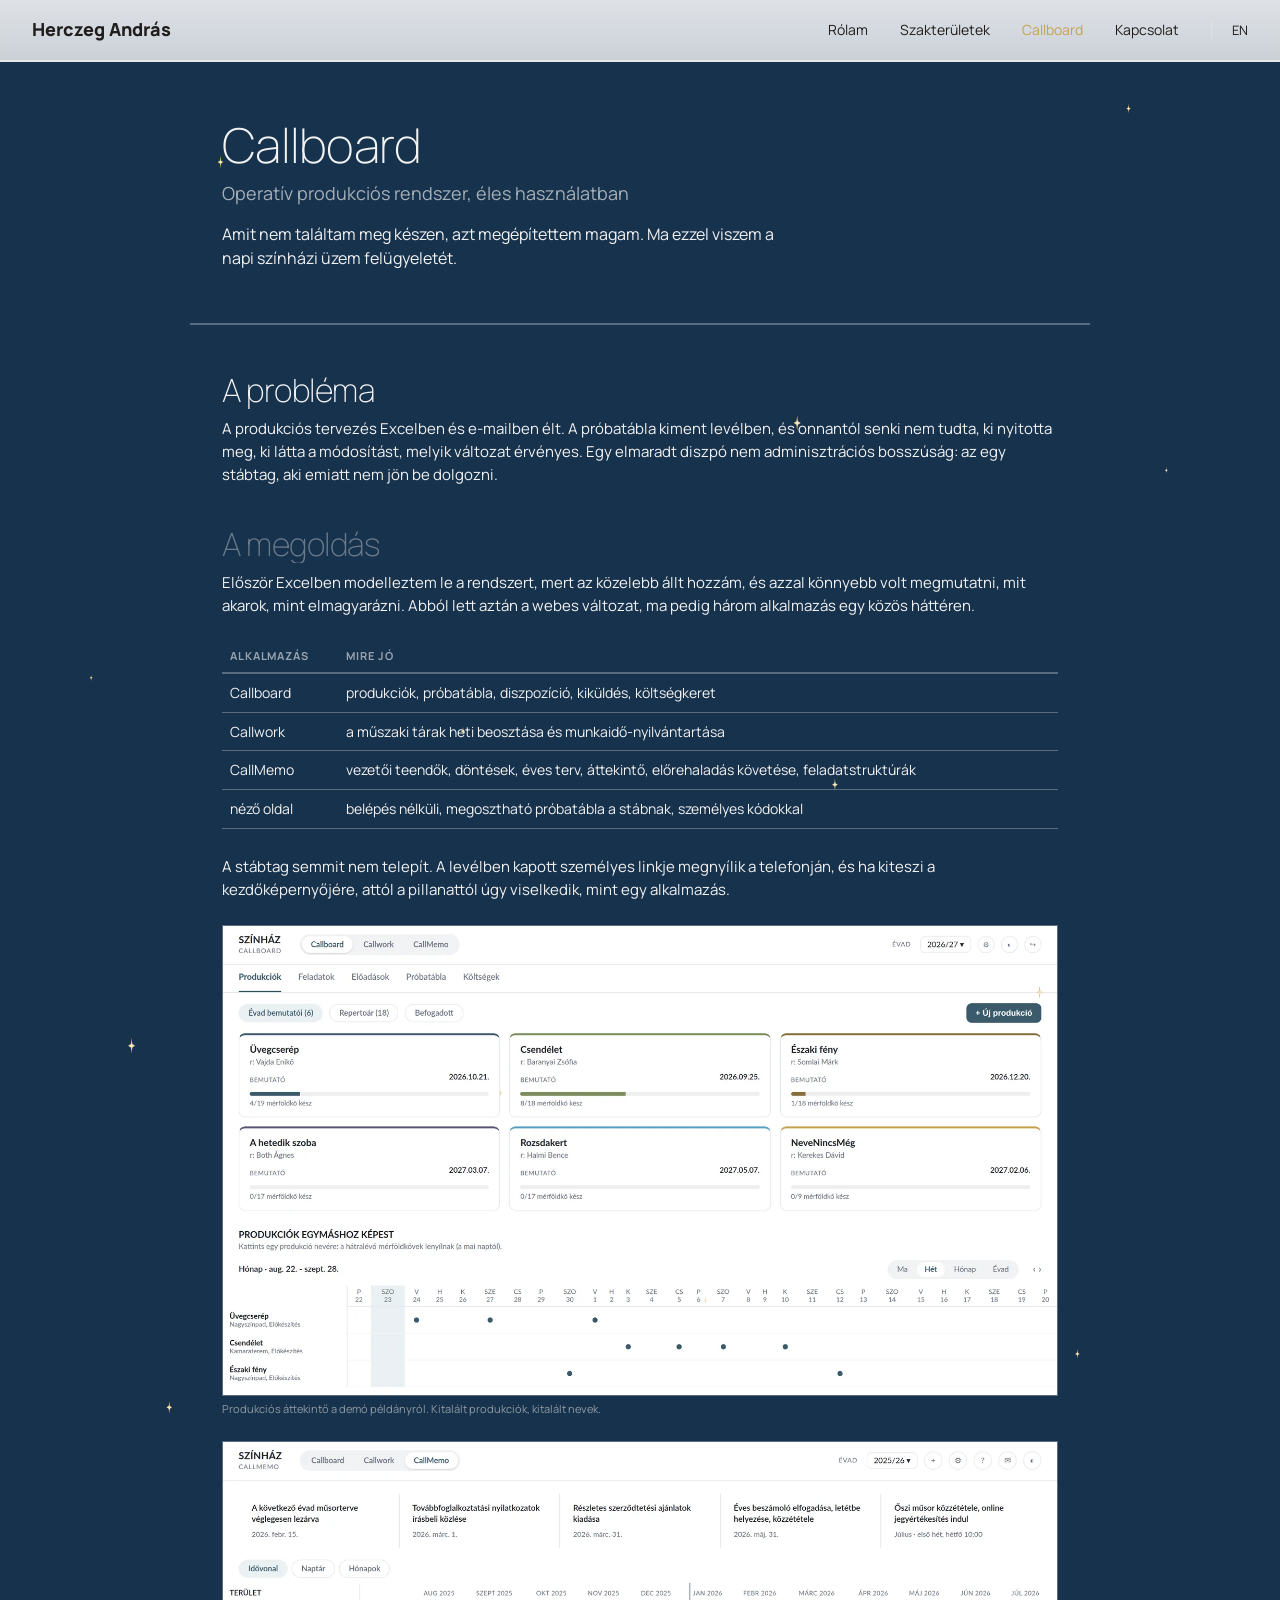
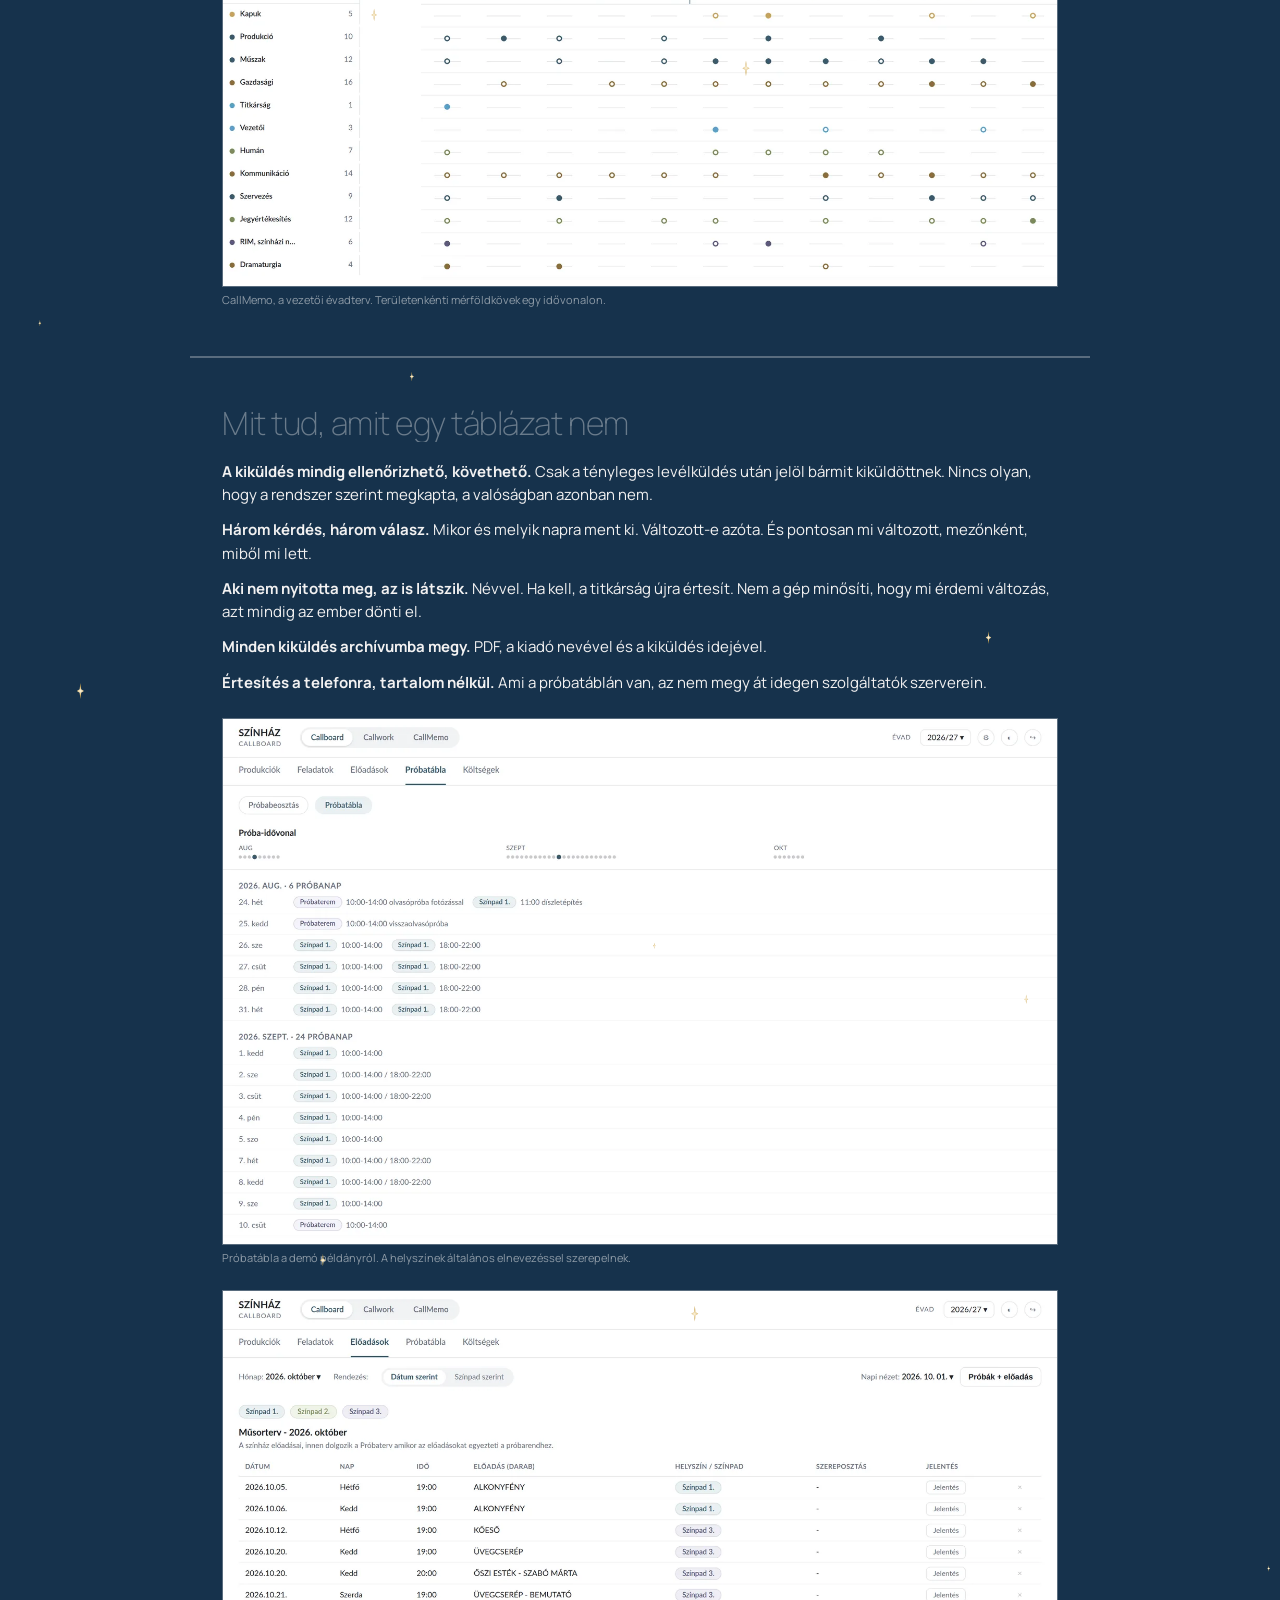
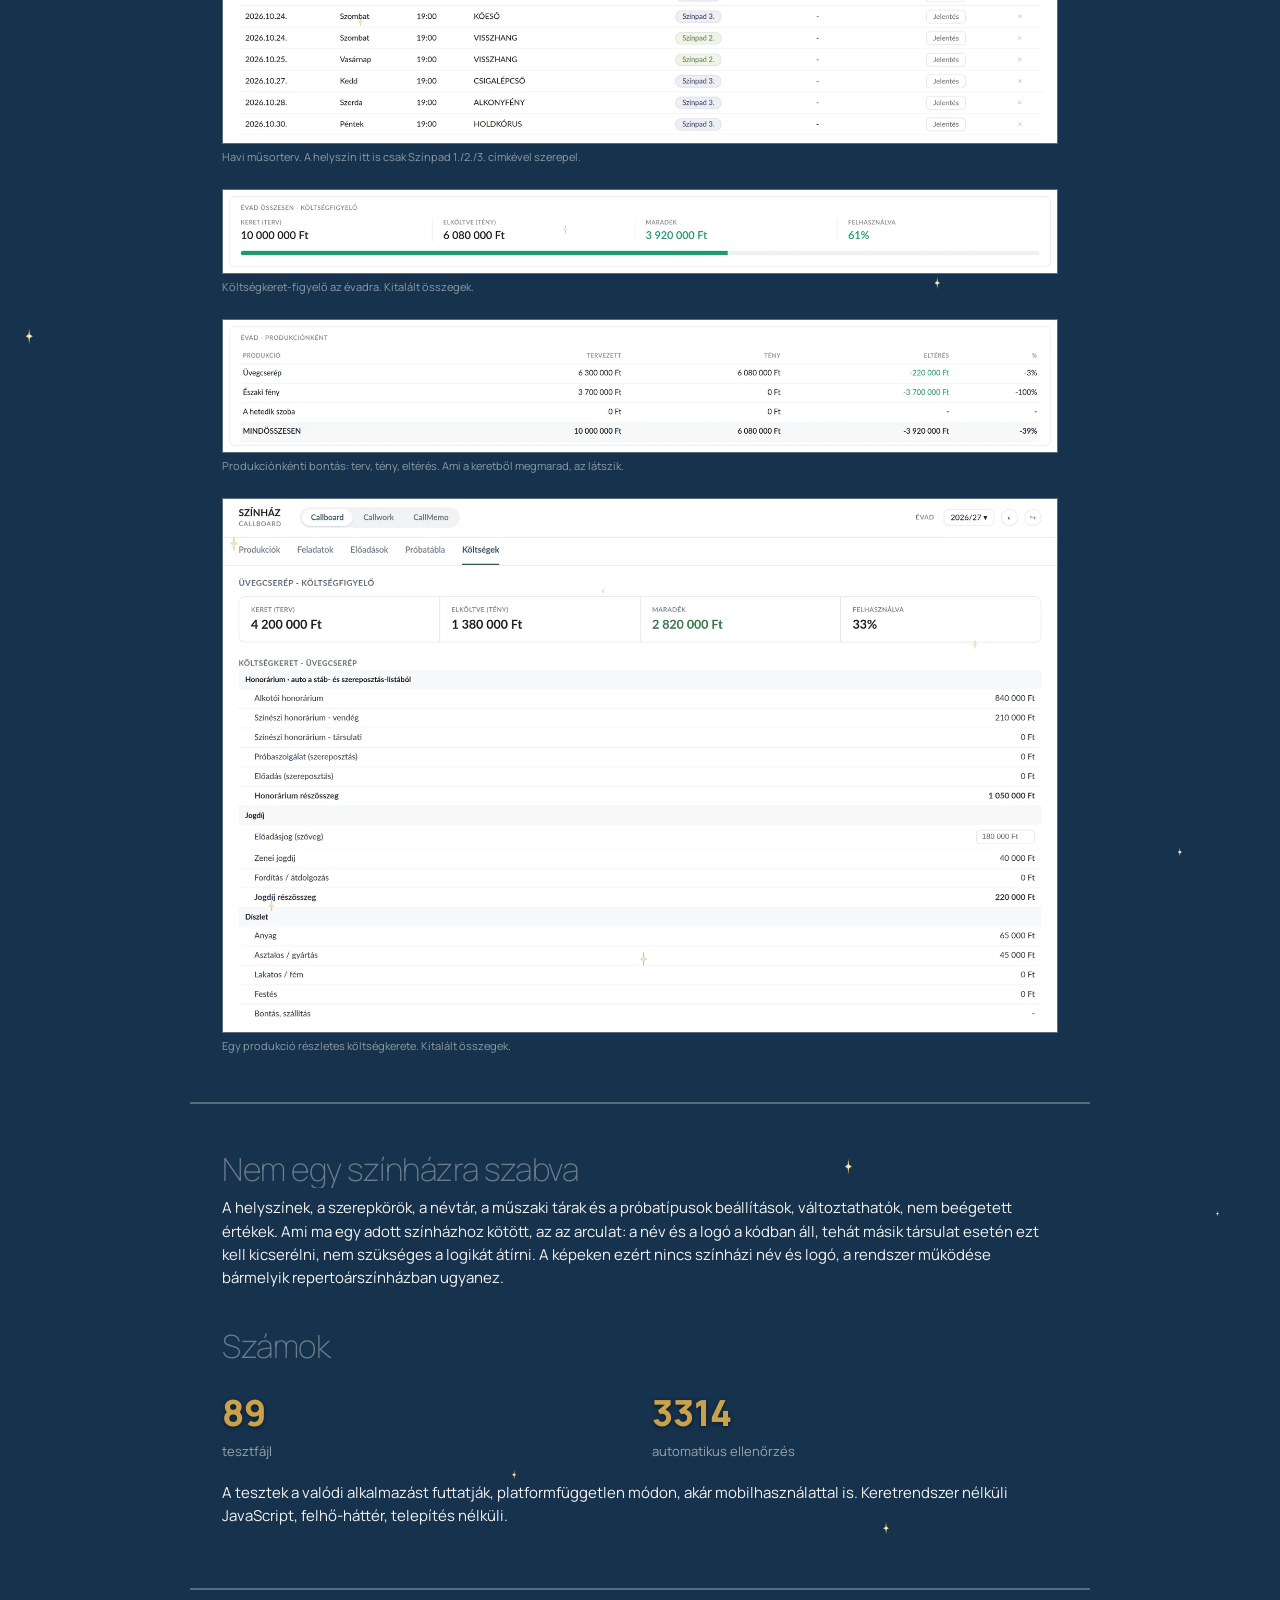
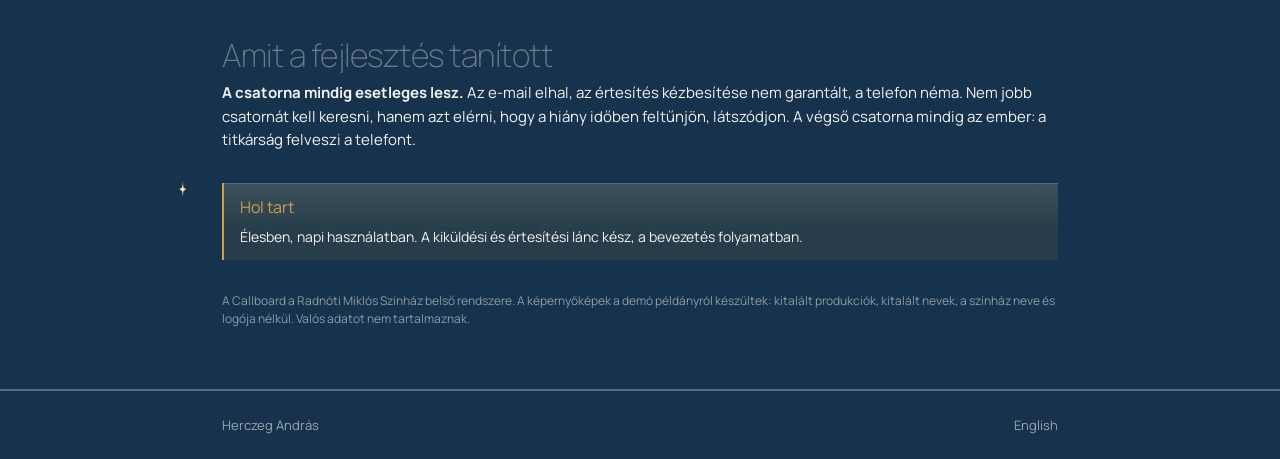
<file: callboard.html>
<!DOCTYPE html>
<html lang="hu">
<head>
<meta charset="utf-8">
<meta name="viewport" content="width=device-width, initial-scale=1">
<title>Callboard - operatív produkciós rendszer | Herczeg András</title>
<meta name="description" content="A Callboard: próbatábla, diszpó, kiküldés és költségkeret egy helyen. Herczeg András saját fejlesztésű produkciós rendszere, éles használatban a Radnóti Miklós Színházban.">
<link rel="canonical" href="https://herczegx.com/callboard.html">
<link rel="alternate" hreflang="hu" href="https://herczegx.com/callboard.html">
<link rel="alternate" hreflang="en" href="https://herczegx.com/en/callboard.html">
<meta property="og:title" content="Callboard - operatív produkciós rendszer">
<meta property="og:description" content="Próbatábla, diszpó, kiküldés és költségkeret egy helyen, éles használatban.">
<meta property="og:type" content="article">
<meta property="og:url" content="https://herczegx.com/callboard.html">
<link rel="icon" href="favicon.svg" type="image/svg+xml">
<link rel="preconnect" href="https://fonts.googleapis.com">
<link href="https://fonts.googleapis.com/css2?family=Manrope:wght@200;400&display=swap" rel="stylesheet">
<link rel="stylesheet" href="dizajn.css">
</head>
<body>
<div class="oldal">
  <div class="hatter"></div>
  <div class="shooting-star" style="top:2%;left:4%;animation-delay:0s"></div>
  <div class="shooting-star" style="top:10%;left:22%;animation-delay:3s"></div>
  <div class="shooting-star" style="top:0%;left:44%;animation-delay:6s"></div>
  <div class="csillagmezo"></div>

  <nav class="nav">
    <a href="index.html" class="nav-brand">Herczeg András</a>
    <a href="index.html#rolam" class="nav-link">Rólam</a>
    <a href="index.html#szakteruletek" class="nav-link">Szakterületek</a>
    <a href="callboard.html" class="nav-callboard aktiv">Callboard</a>
    <a href="index.html#kapcsolat" class="nav-link">Kapcsolat</a>
    <a href="en/callboard.html" hreflang="en" class="nav-lang">EN</a>
  </nav>

  <header>
    <div class="lane" style="padding:56px 32px 40px;border-bottom:2px solid var(--color-divider)">
      <h1 style="font-size:48px;margin-bottom:8px">Callboard</h1>
      <p style="font-size:18px;margin:0 0 14px;color:color-mix(in srgb, var(--color-text) 65%, transparent)">Operatív produkciós rendszer, éles használatban</p>
      <p style="font-size:16px;max-width:560px">Amit nem találtam meg készen, azt megépítettem magam. Ma ezzel viszem a napi színházi üzem felügyeletét.</p>
    </div>
  </header>

  <section>
    <div class="lane" style="padding:48px 32px;border-bottom:2px solid var(--color-divider)">
      <h2>A probléma</h2>
      <p>A produkciós tervezés Excelben és e-mailben élt. A próbatábla kiment levélben, és onnantól senki nem tudta, ki nyitotta meg, ki látta a módosítást, melyik változat érvényes. Egy elmaradt diszpó nem adminisztrációs bosszúság: az egy stábtag, aki emiatt nem jön be dolgozni.</p>

      <h2 style="margin-top:40px">A megoldás</h2>
      <p>Először Excelben modelleztem le a rendszert, mert az közelebb állt hozzám, és azzal könnyebb volt megmutatni, mit akarok, mint elmagyarázni. Abból lett aztán a webes változat, ma pedig három alkalmazás egy közös háttéren.</p>

      <table class="tabla" style="margin:22px 0 26px">
        <thead><tr><th>alkalmazás</th><th>mire jó</th></tr></thead>
        <tbody>
          <tr><td>Callboard</td><td>produkciók, próbatábla, diszpozíció, kiküldés, költségkeret</td></tr>
          <tr><td>Callwork</td><td>a műszaki tárak heti beosztása és munkaidő-nyilvántartása</td></tr>
          <tr><td>CallMemo</td><td>vezetői teendők, döntések, éves terv, áttekintő, előrehaladás követése, feladatstruktúrák</td></tr>
          <tr><td>néző oldal</td><td>belépés nélküli, megosztható próbatábla a stábnak, személyes kódokkal</td></tr>
        </tbody>
      </table>

      <p>A stábtag semmit nem telepít. A levélben kapott személyes linkje megnyílik a telefonján, és ha kiteszi a kezdőképernyőjére, attól a pillanattól úgy viselkedik, mint egy alkalmazás.</p>

      <figure style="margin-top:24px">
        <img src="kepek/callboard_01_produkciok.webp" alt="Produkciós áttekintő: hat bemutató, mérföldkövek és összevető idővonal" width="1600" height="899" loading="lazy" style="width:100%">
        <figcaption>Produkciós áttekintő a demó példányról. Kitalált produkciók, kitalált nevek.</figcaption>
      </figure>

      <figure style="margin-top:24px">
        <img src="kepek/callboard_03_evadterv.webp" alt="CallMemo évadterv: vezetői mérföldkövek területenként, idővonalon" width="1600" height="852" loading="lazy" style="width:100%">
        <figcaption>CallMemo, a vezetői évadterv. Területenkénti mérföldkövek egy idővonalon.</figcaption>
      </figure>
    </div>
  </section>

  <section>
    <div class="lane" style="padding:48px 32px;border-bottom:2px solid var(--color-divider)">
      <h2 style="margin-bottom:18px">Mit tud, amit egy táblázat nem</h2>
      <p><strong>A kiküldés mindig ellenőrizhető, követhető.</strong> Csak a tényleges levélküldés után jelöl bármit kiküldöttnek. Nincs olyan, hogy a rendszer szerint megkapta, a valóságban azonban nem.</p>
      <p><strong>Három kérdés, három válasz.</strong> Mikor és melyik napra ment ki. Változott-e azóta. És pontosan mi változott, mezőnként, miből mi lett.</p>
      <p><strong>Aki nem nyitotta meg, az is látszik.</strong> Névvel. Ha kell, a titkárság újra értesít. Nem a gép minősíti, hogy mi érdemi változás, azt mindig az ember dönti el.</p>
      <p><strong>Minden kiküldés archívumba megy.</strong> PDF, a kiadó nevével és a kiküldés idejével.</p>
      <p><strong>Értesítés a telefonra, tartalom nélkül.</strong> Ami a próbatáblán van, az nem megy át idegen szolgáltatók szerverein.</p>

      <figure style="margin-top:24px">
        <img src="kepek/callboard_02_napi_tabla.webp" alt="Próbatábla: próba-idővonal és napi beosztás színpad és próbaterem szerint" width="1600" height="1008" loading="lazy" style="width:100%">
        <figcaption>Próbatábla a demó példányról. A helyszínek általános elnevezéssel szerepelnek.</figcaption>
      </figure>

      <figure style="margin-top:24px">
        <img src="kepek/callboard_06_eloadasok.webp" alt="Előadások havi nézete, helyszínnel és jelentés-gombbal" width="1600" height="866" loading="lazy" style="width:100%">
        <figcaption>Havi műsorterv. A helyszín itt is csak Színpad 1./2./3. címkével szerepel.</figcaption>
      </figure>

      <figure style="margin-top:24px">
        <img src="kepek/callboard_04_koltsegkeret.webp" alt="Költségkeret-figyelő: keret, elköltve, maradék, felhasználás százalékban" width="1600" height="159" loading="lazy" style="width:100%">
        <figcaption>Költségkeret-figyelő az évadra. Kitalált összegek.</figcaption>
      </figure>

      <figure style="margin-top:24px">
        <img src="kepek/callboard_05_koltseg_produkcionkent.webp" alt="Költségek produkciónként: tervezett, tény, eltérés és százalék" width="1600" height="253" loading="lazy" style="width:100%">
        <figcaption>Produkciónkénti bontás: terv, tény, eltérés. Ami a keretből megmarad, az látszik.</figcaption>
      </figure>

      <figure style="margin-top:24px">
        <img src="kepek/callboard_07_koltsegek_reszletes.webp" alt="Egy produkció részletes költségkerete tételenként: honorárium, jogdíj, díszlet" width="1600" height="1024" loading="lazy" style="width:100%">
        <figcaption>Egy produkció részletes költségkerete. Kitalált összegek.</figcaption>
      </figure>
    </div>
  </section>

  <section>
    <div class="lane" style="padding:48px 32px;border-bottom:2px solid var(--color-divider)">
      <h2>Nem egy színházra szabva</h2>
      <p>A helyszínek, a szerepkörök, a névtár, a műszaki tárak és a próbatípusok beállítások, változtathatók, nem beégetett értékek. Ami ma egy adott színházhoz kötött, az az arculat: a név és a logó a kódban áll, tehát másik társulat esetén ezt kell kicserélni, nem szükséges a logikát átírni. A képeken ezért nincs színházi név és logó, a rendszer működése bármelyik repertoárszínházban ugyanez.</p>

      <h2 style="margin-top:40px">Számok</h2>
      <div class="stat-sor" style="grid-template-columns:repeat(2,1fr);margin:20px 0 20px">
        <div><div class="szam" style="color:#c9a24b">89</div><div class="cimke">tesztfájl</div></div>
        <div><div class="szam" style="color:#c9a24b">3314</div><div class="cimke">automatikus ellenőrzés</div></div>
      </div>
      <p>A tesztek a valódi alkalmazást futtatják, platformfüggetlen módon, akár mobilhasználattal is. Keretrendszer nélküli JavaScript, felhő-háttér, telepítés nélküli.</p>
    </div>
  </section>

  <section>
    <div class="lane" style="padding:48px 32px">
      <h2>Amit a fejlesztés tanított</h2>
      <p><strong>A csatorna mindig esetleges lesz.</strong> Az e-mail elhal, az értesítés kézbesítése nem garantált, a telefon néma. Nem jobb csatornát kell keresni, hanem azt elérni, hogy a hiány időben feltűnjön, látszódjon. A végső csatorna mindig az ember: a titkárság felveszi a telefont.</p>

      <div class="statusz-kartya">
        <p class="cim">Hol tart</p>
        <p class="torzs">Élesben, napi használatban. A kiküldési és értesítési lánc kész, a bevezetés folyamatban.</p>
      </div>

      <p style="font-size:12px;margin-top:32px;color:color-mix(in srgb, var(--color-text) 55%, transparent)">A Callboard a Radnóti Miklós Színház belső rendszere. A képernyőképek a demó példányról készültek: kitalált produkciók, kitalált nevek, a színház neve és logója nélkül. Valós adatot nem tartalmaznak.</p>
    </div>
  </section>
</div>

<footer class="lablec">
  <div class="lane">
    <a href="index.html">Herczeg András</a>
    <a href="en/callboard.html" hreflang="en">English</a>
  </div>
</footer>

<script src="dizajn.js"></script>
</body>
</html>
</file>
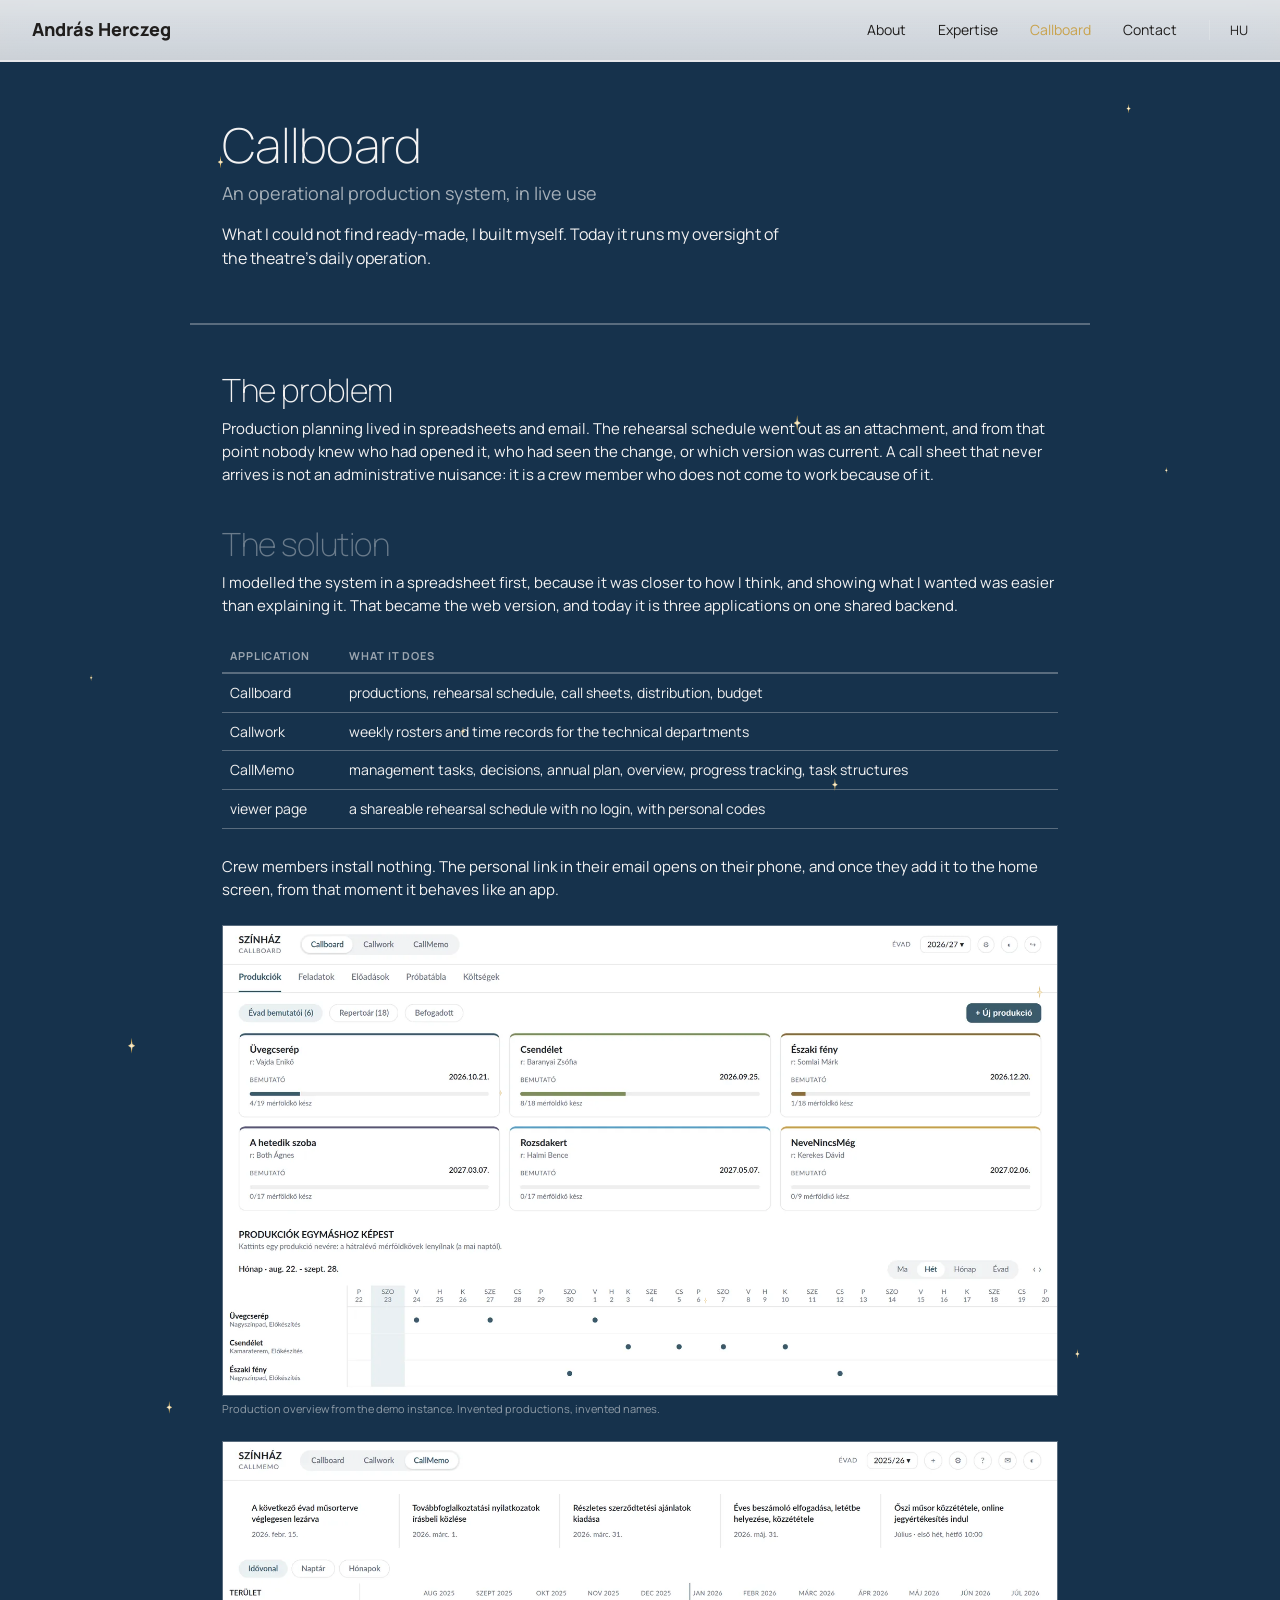
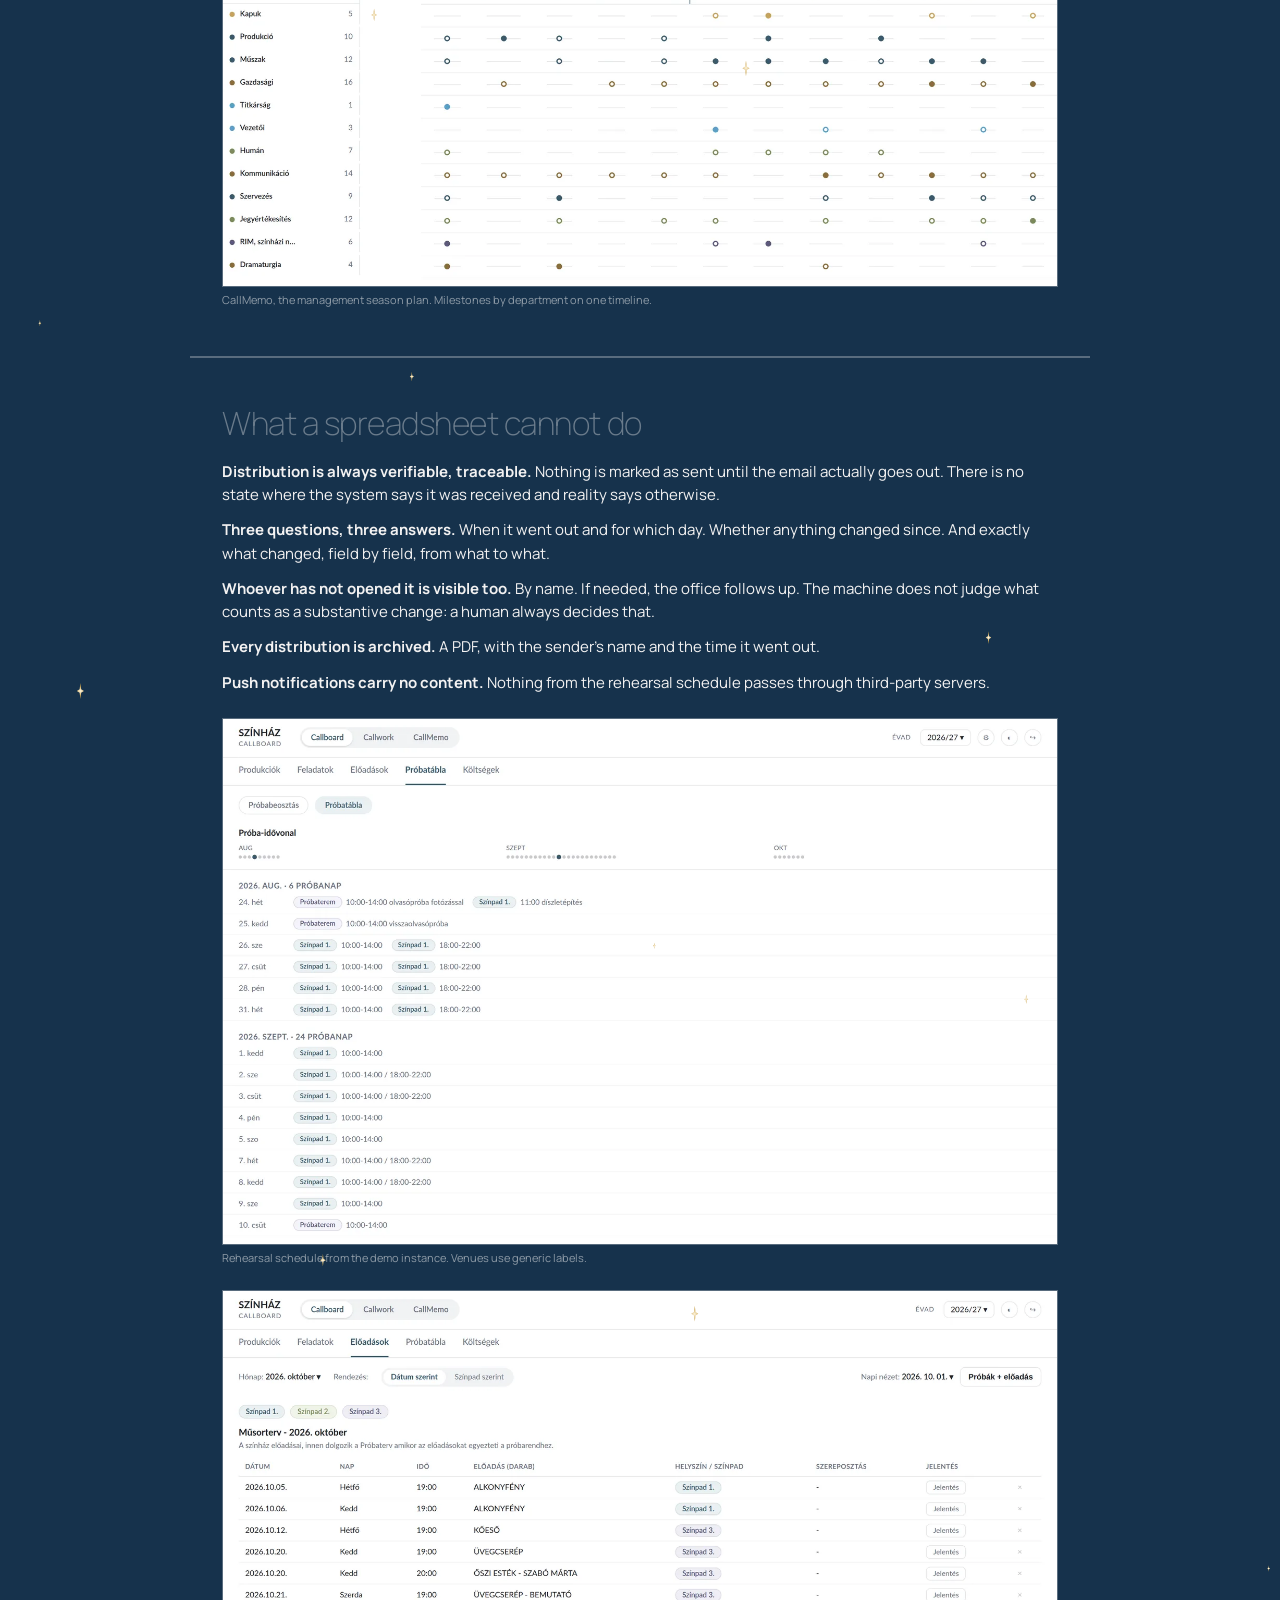
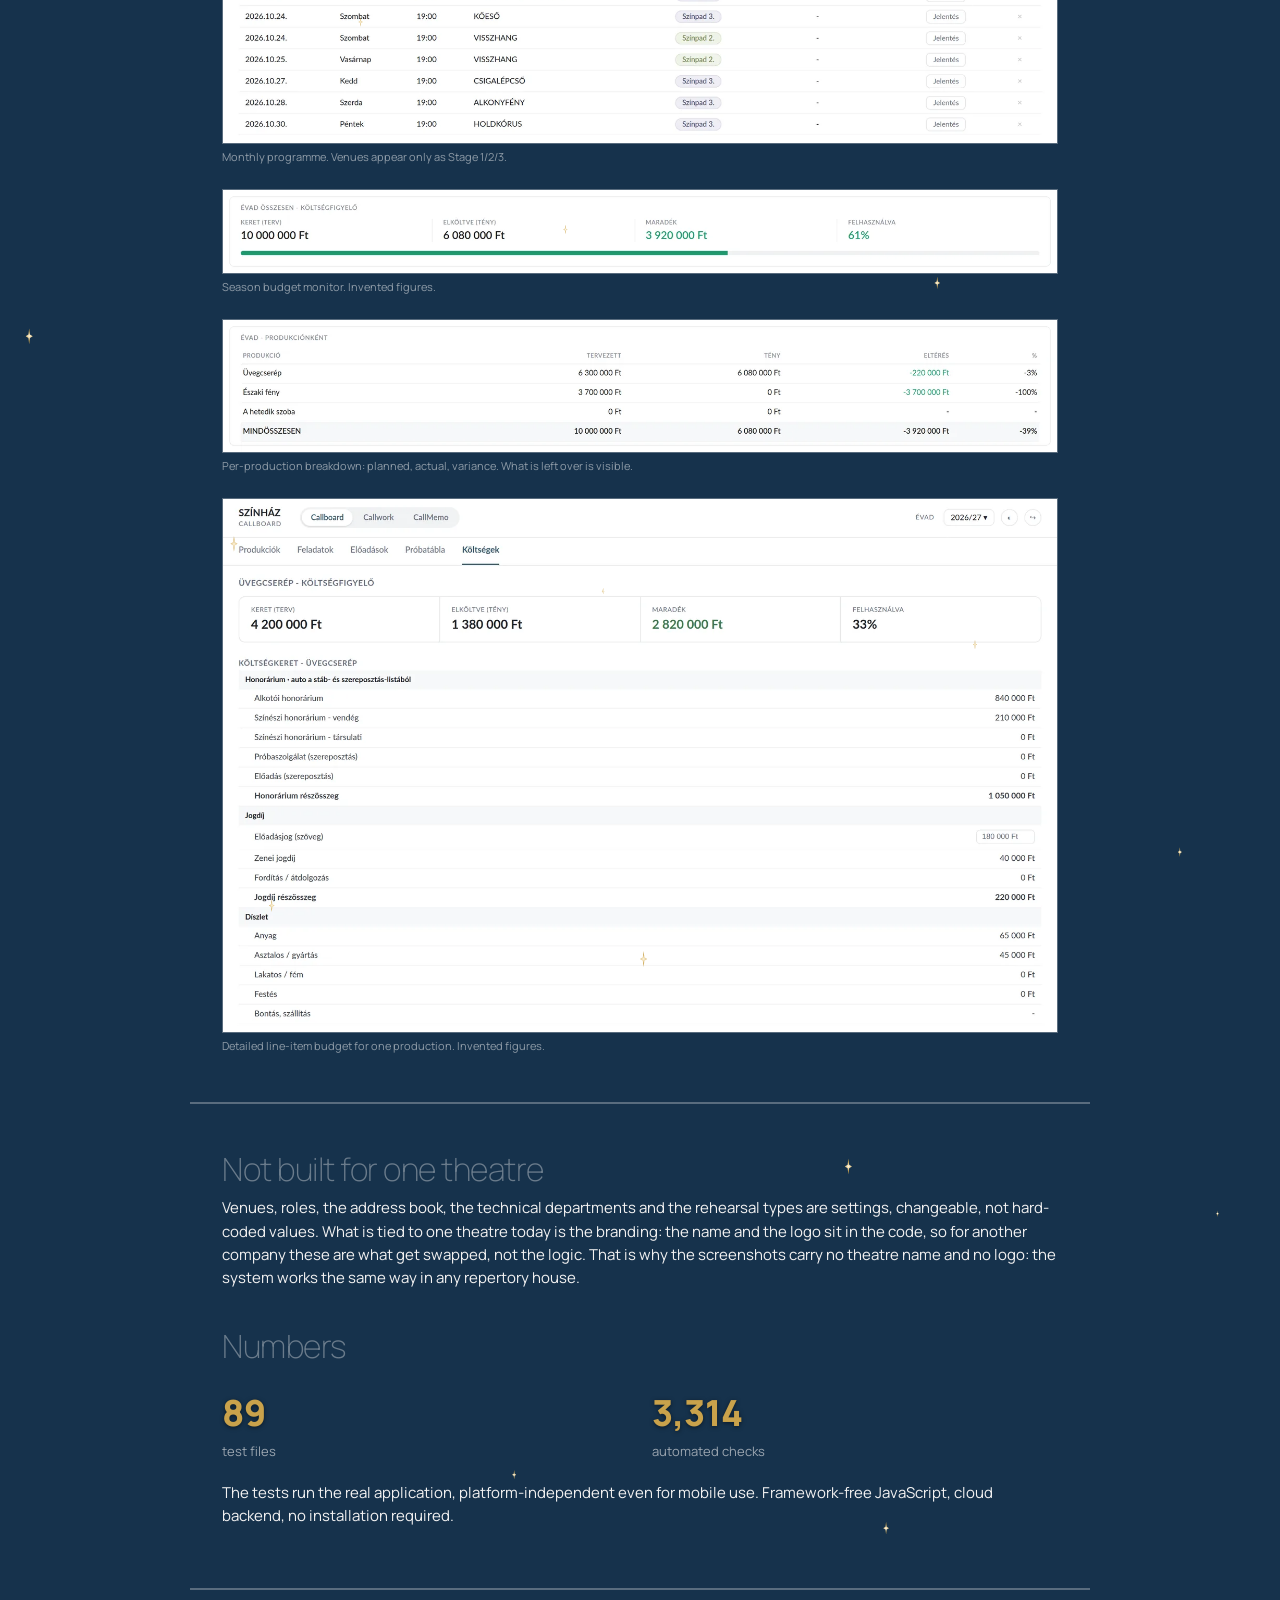
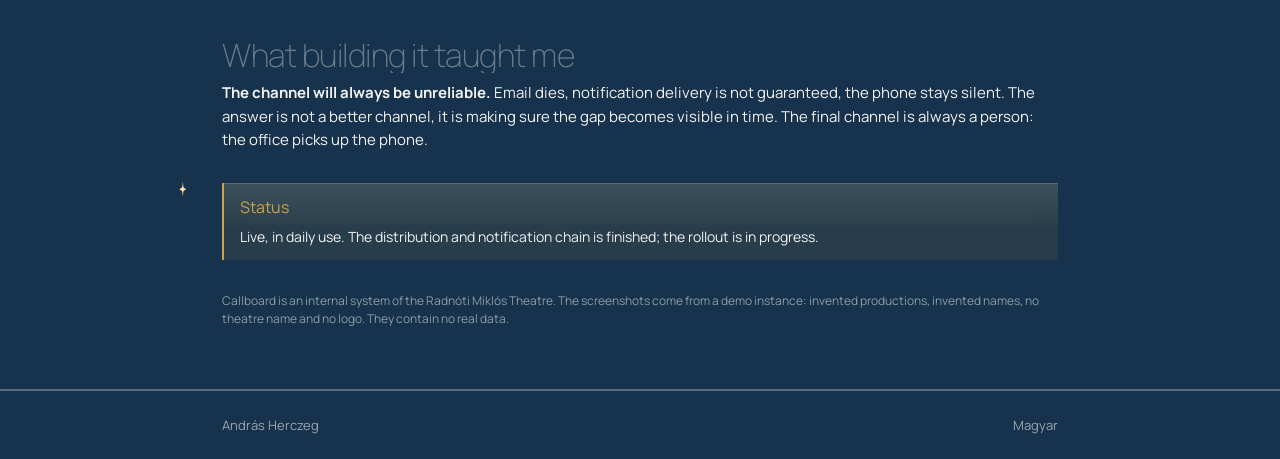
<file: en/callboard.html>
<!DOCTYPE html>
<html lang="en">
<head>
<meta charset="utf-8">
<meta name="viewport" content="width=device-width, initial-scale=1">
<title>Callboard - operational production system | András Herczeg</title>
<meta name="description" content="Callboard: rehearsal schedule, call sheets, distribution and budget in one place. András Herczeg's own production system, in live use at the Radnóti Miklós Theatre.">
<link rel="canonical" href="https://herczegx.com/en/callboard.html">
<link rel="alternate" hreflang="en" href="https://herczegx.com/en/callboard.html">
<link rel="alternate" hreflang="hu" href="https://herczegx.com/callboard.html">
<meta property="og:title" content="Callboard - operational production system">
<meta property="og:description" content="Rehearsal schedule, call sheets, distribution and budget in one place, in live use.">
<meta property="og:type" content="article">
<meta property="og:url" content="https://herczegx.com/en/callboard.html">
<link rel="icon" href="../favicon.svg" type="image/svg+xml">
<link rel="preconnect" href="https://fonts.googleapis.com">
<link href="https://fonts.googleapis.com/css2?family=Manrope:wght@200;400&display=swap" rel="stylesheet">
<link rel="stylesheet" href="../dizajn.css">
</head>
<body>
<div class="oldal">
  <div class="hatter"></div>
  <div class="shooting-star" style="top:2%;left:4%;animation-delay:0s"></div>
  <div class="shooting-star" style="top:10%;left:22%;animation-delay:3s"></div>
  <div class="shooting-star" style="top:0%;left:44%;animation-delay:6s"></div>
  <div class="csillagmezo"></div>

  <nav class="nav">
    <a href="index.html" class="nav-brand">András Herczeg</a>
    <a href="index.html#about" class="nav-link">About</a>
    <a href="index.html#expertise" class="nav-link">Expertise</a>
    <a href="callboard.html" class="nav-callboard aktiv">Callboard</a>
    <a href="index.html#contact" class="nav-link">Contact</a>
    <a href="../callboard.html" hreflang="hu" class="nav-lang">HU</a>
  </nav>

  <header>
    <div class="lane" style="padding:56px 32px 40px;border-bottom:2px solid var(--color-divider)">
      <h1 style="font-size:48px;margin-bottom:8px">Callboard</h1>
      <p style="font-size:18px;margin:0 0 14px;color:color-mix(in srgb, var(--color-text) 65%, transparent)">An operational production system, in live use</p>
      <p style="font-size:16px;max-width:560px">What I could not find ready-made, I built myself. Today it runs my oversight of the theatre's daily operation.</p>
    </div>
  </header>

  <section>
    <div class="lane" style="padding:48px 32px;border-bottom:2px solid var(--color-divider)">
      <h2>The problem</h2>
      <p>Production planning lived in spreadsheets and email. The rehearsal schedule went out as an attachment, and from that point nobody knew who had opened it, who had seen the change, or which version was current. A call sheet that never arrives is not an administrative nuisance: it is a crew member who does not come to work because of it.</p>

      <h2 style="margin-top:40px">The solution</h2>
      <p>I modelled the system in a spreadsheet first, because it was closer to how I think, and showing what I wanted was easier than explaining it. That became the web version, and today it is three applications on one shared backend.</p>

      <table class="tabla" style="margin:22px 0 26px">
        <thead><tr><th>application</th><th>what it does</th></tr></thead>
        <tbody>
          <tr><td>Callboard</td><td>productions, rehearsal schedule, call sheets, distribution, budget</td></tr>
          <tr><td>Callwork</td><td>weekly rosters and time records for the technical departments</td></tr>
          <tr><td>CallMemo</td><td>management tasks, decisions, annual plan, overview, progress tracking, task structures</td></tr>
          <tr><td>viewer page</td><td>a shareable rehearsal schedule with no login, with personal codes</td></tr>
        </tbody>
      </table>

      <p>Crew members install nothing. The personal link in their email opens on their phone, and once they add it to the home screen, from that moment it behaves like an app.</p>

      <figure style="margin-top:24px">
        <img src="../kepek/callboard_01_produkciok.webp" alt="Production overview with six premieres, milestones and a comparison timeline" width="1600" height="899" loading="lazy" style="width:100%">
        <figcaption>Production overview from the demo instance. Invented productions, invented names.</figcaption>
      </figure>

      <figure style="margin-top:24px">
        <img src="../kepek/callboard_03_evadterv.webp" alt="CallMemo season plan: management milestones by department, on a timeline" width="1600" height="852" loading="lazy" style="width:100%">
        <figcaption>CallMemo, the management season plan. Milestones by department on one timeline.</figcaption>
      </figure>
    </div>
  </section>

  <section>
    <div class="lane" style="padding:48px 32px;border-bottom:2px solid var(--color-divider)">
      <h2 style="margin-bottom:18px">What a spreadsheet cannot do</h2>
      <p><strong>Distribution is always verifiable, traceable.</strong> Nothing is marked as sent until the email actually goes out. There is no state where the system says it was received and reality says otherwise.</p>
      <p><strong>Three questions, three answers.</strong> When it went out and for which day. Whether anything changed since. And exactly what changed, field by field, from what to what.</p>
      <p><strong>Whoever has not opened it is visible too.</strong> By name. If needed, the office follows up. The machine does not judge what counts as a substantive change: a human always decides that.</p>
      <p><strong>Every distribution is archived.</strong> A PDF, with the sender's name and the time it went out.</p>
      <p><strong>Push notifications carry no content.</strong> Nothing from the rehearsal schedule passes through third-party servers.</p>

      <figure style="margin-top:24px">
        <img src="../kepek/callboard_02_napi_tabla.webp" alt="Rehearsal schedule: rehearsal timeline and daily assignments by stage and rehearsal room" width="1600" height="1008" loading="lazy" style="width:100%">
        <figcaption>Rehearsal schedule from the demo instance. Venues use generic labels.</figcaption>
      </figure>

      <figure style="margin-top:24px">
        <img src="../kepek/callboard_06_eloadasok.webp" alt="Monthly performance schedule with venue and report button" width="1600" height="866" loading="lazy" style="width:100%">
        <figcaption>Monthly programme. Venues appear only as Stage 1/2/3.</figcaption>
      </figure>

      <figure style="margin-top:24px">
        <img src="../kepek/callboard_04_koltsegkeret.webp" alt="Budget monitor: planned, spent, remaining, percentage used" width="1600" height="159" loading="lazy" style="width:100%">
        <figcaption>Season budget monitor. Invented figures.</figcaption>
      </figure>

      <figure style="margin-top:24px">
        <img src="../kepek/callboard_05_koltseg_produkcionkent.webp" alt="Costs per production: planned, actual, variance and percentage" width="1600" height="253" loading="lazy" style="width:100%">
        <figcaption>Per-production breakdown: planned, actual, variance. What is left over is visible.</figcaption>
      </figure>

      <figure style="margin-top:24px">
        <img src="../kepek/callboard_07_koltsegek_reszletes.webp" alt="Detailed line-item budget for one production: fees, rights, set" width="1600" height="1024" loading="lazy" style="width:100%">
        <figcaption>Detailed line-item budget for one production. Invented figures.</figcaption>
      </figure>
    </div>
  </section>

  <section>
    <div class="lane" style="padding:48px 32px;border-bottom:2px solid var(--color-divider)">
      <h2>Not built for one theatre</h2>
      <p>Venues, roles, the address book, the technical departments and the rehearsal types are settings, changeable, not hard-coded values. What is tied to one theatre today is the branding: the name and the logo sit in the code, so for another company these are what get swapped, not the logic. That is why the screenshots carry no theatre name and no logo: the system works the same way in any repertory house.</p>

      <h2 style="margin-top:40px">Numbers</h2>
      <div class="stat-sor" style="grid-template-columns:repeat(2,1fr);margin:20px 0 20px">
        <div><div class="szam" style="color:#c9a24b">89</div><div class="cimke">test files</div></div>
        <div><div class="szam" style="color:#c9a24b">3,314</div><div class="cimke">automated checks</div></div>
      </div>
      <p>The tests run the real application, platform-independent even for mobile use. Framework-free JavaScript, cloud backend, no installation required.</p>
    </div>
  </section>

  <section>
    <div class="lane" style="padding:48px 32px">
      <h2>What building it taught me</h2>
      <p><strong>The channel will always be unreliable.</strong> Email dies, notification delivery is not guaranteed, the phone stays silent. The answer is not a better channel, it is making sure the gap becomes visible in time. The final channel is always a person: the office picks up the phone.</p>

      <div class="statusz-kartya">
        <p class="cim">Status</p>
        <p class="torzs">Live, in daily use. The distribution and notification chain is finished; the rollout is in progress.</p>
      </div>

      <p style="font-size:12px;margin-top:32px;color:color-mix(in srgb, var(--color-text) 55%, transparent)">Callboard is an internal system of the Radnóti Miklós Theatre. The screenshots come from a demo instance: invented productions, invented names, no theatre name and no logo. They contain no real data.</p>
    </div>
  </section>
</div>

<footer class="lablec">
  <div class="lane">
    <a href="index.html">András Herczeg</a>
    <a href="../callboard.html" hreflang="hu">Magyar</a>
  </div>
</footer>

<script src="../dizajn.js"></script>
</body>
</html>
</file>
<file: dizajn.css>
/* uj dizajn: sotet atmenet, aranyszin kiemeles, Manrope betutipus */
:root{
  --font-heading:'Manrope','Archivo',system-ui,sans-serif;
  --font-heading-weight:200;
  --color-bg:#f3f2f2;
  --color-text:#f3f2f2;
  --color-divider:color-mix(in srgb,#f3f2f2 30%,transparent);
  --color-accent:#c9a24b;
  --color-accent-700:#b98f3d;
  --color-accent-blue:#2c5a7d;
}
*,*::before,*::after{box-sizing:border-box}
html{background:#16324c}
body{margin:0;overflow-x:hidden;font-family:var(--font-heading);font-weight:400;font-size:15px;line-height:1.55;color:var(--color-text);background:#16324c}
h1,h2,h3,h4,h5,h6{font-family:var(--font-heading);font-weight:var(--font-heading-weight);line-height:1.12;letter-spacing:-0.015em;margin:0 0 8px}
h1{font-size:42px}
h2{font-size:32px}
h3{font-size:25px}
h4{font-size:20px}
/* fociim-kiemeles: gorgeteskor csak az eppen kozepen levo szekciocim teljes szinu, a tobbi halvany.
   A ket szin egy 200%-os hatterkent csuszik: igy a valtas balrol jobbra soporve jelenik meg
   lefele gorgetve (fokuszba kerules), es pontosan visszafele felfele gorgetve (fokuszvesztes),
   mert ugyanaz az atmenet jatszodik le megforditva. */
.cim-halvany{
  background-image:linear-gradient(90deg, var(--color-text) 0%, var(--color-text) 50%, color-mix(in srgb,var(--color-text) 38%,transparent) 50%, color-mix(in srgb,var(--color-text) 38%,transparent) 100%);
  background-size:200% 100%;
  background-position:100% 0;
  -webkit-background-clip:text;
  background-clip:text;
  color:transparent;
  transition:background-position .6s ease;
}
.cim-halvany.cim-fokuszban{background-position:0 0}
p{margin:0 0 12px}
a{color:var(--color-accent);text-underline-offset:3px;text-decoration:none}
a:hover{color:var(--color-accent-700)}
img{display:block;max-width:100%;height:auto}
figure{margin:0}
figcaption{font-size:11px;margin-top:4px;color:color-mix(in srgb,var(--color-text) 55%,transparent)}
.lane{max-width:900px;margin:0 auto;padding:0 32px}

/* alap oldal, hatter, csillagok */
.oldal{background:transparent;color:var(--color-text);min-height:100vh;position:relative}
.hatter{position:absolute;inset:0;z-index:-1;background:linear-gradient(120deg,#16324c 0%,#2c5a7d 40%,#7d7979 65%,#b98f3d 100%)}
@keyframes twinkle{0%{opacity:.08;transform:rotate(var(--r)) scale(.7) translate(0,0)}50%{opacity:1;transform:rotate(var(--r)) scale(1.6) translate(var(--dx),var(--dy))}100%{opacity:.08;transform:rotate(var(--r)) scale(.7) translate(0,0)}}
.star{position:absolute;background:radial-gradient(circle,#fff6e0 0%,#c9a24b 55%,#c9a24b 100%);pointer-events:none;z-index:0;animation:twinkle ease-in-out infinite;box-shadow:0 0 6px 1px rgba(201,162,75,.8);clip-path:polygon(50% 0%,61% 39%,100% 50%,61% 61%,50% 100%,39% 61%,0% 50%,39% 39%)}
@keyframes shoot{0%{opacity:0;transform:translate(-10vw,-10vh) rotate(35deg)}3%{opacity:1}20%{opacity:1;transform:translate(70vw,55vh) rotate(35deg)}24%{opacity:0;transform:translate(72vw,56vh) rotate(35deg)}100%{opacity:0}}
.shooting-star{position:absolute;top:0;left:0;width:110px;height:2px;background:linear-gradient(90deg,rgba(255,246,224,0) 0%,rgba(255,246,224,.95) 100%);border-radius:2px;opacity:0;animation:shoot 9s linear infinite;pointer-events:none;z-index:0}

/* navigacio */
/* Uveges (glassmorphic) sav: a mogotte gorgetett csillagos hatter halvanyan
   atsejlik a blur alatt, ahelyett hogy a sav egy sik, idegen feher csik
   lenne a kozmikus temaban. Az alfa (0.82) magas marad, mert a savon sotet
   szoveg ul, azt a kontrasztot nem szabad felaldozni a hatasert. */
.nav{position:sticky;top:0;z-index:20;background:rgba(243,242,242,.82);
 background-image:linear-gradient(180deg,rgba(255,255,255,.4) 0%,rgba(255,255,255,.05) 100%);
 backdrop-filter:blur(16px) saturate(160%);-webkit-backdrop-filter:blur(16px) saturate(160%);
 border-bottom:2px solid var(--color-divider);display:flex;align-items:center;gap:32px;padding:16px 32px}
.nav-brand{font-family:var(--font-heading);font-weight:800;font-size:18px;color:#201e1d;margin-right:auto}
.nav a.nav-link,.nav a.nav-callboard{color:#201e1d;font-size:14px}
.nav a.nav-link.aktiv,.nav a.nav-callboard.aktiv{color:var(--color-accent)}
.nav a.nav-lang{color:#201e1d;font-size:13px;border-left:1px solid var(--color-divider);padding-left:20px}

/* gombok */
.btn{display:inline-flex;align-items:center;justify-content:center;gap:6px;cursor:pointer;font-family:var(--font-heading);font-weight:800;font-size:14px;line-height:1.2;padding:9px 16px;border-radius:10px;border:1px solid transparent}
/* Az elsodleges gomb alapszine opak marad (sotet szoveg aranyszinen), csak
   egy feny-fatyol es finom uveges arnyalat kerul ra - ugyanaz a kompromisszum,
   mint a Callboard marka-gombjainal: a kontraszt nem aldozhato fel a hatasert. */
.btn-elsodleges{background:#c9a24b;color:#201e1d;
 background-image:linear-gradient(180deg,rgba(255,255,255,.45) 0%,rgba(255,255,255,.05) 55%,rgba(255,255,255,0) 100%);
 backdrop-filter:blur(8px) saturate(160%);-webkit-backdrop-filter:blur(8px) saturate(160%);
 box-shadow:0 6px 20px rgba(0,0,0,.3),inset 0 1px 0 rgba(255,255,255,.55)}
.btn-elsodleges:hover{background:#b98f3d;color:#201e1d}
/* A masodlagos gomb valodi uveg: attetszo alapon blur+feny. Hover kozben is
   attetszo marad (nem valik opakka), kulonben a backdrop-filternek nincs mit
   elmosnia es a finom melyseg szemre eltunik. */
.btn-masodlagos{background:rgba(243,242,242,.55);color:#201e1d;border-color:rgba(255,255,255,.5);
 background-image:linear-gradient(180deg,rgba(255,255,255,.5) 0%,rgba(255,255,255,.12) 55%,rgba(255,255,255,0) 100%);
 backdrop-filter:blur(14px) saturate(160%);-webkit-backdrop-filter:blur(14px) saturate(160%);
 box-shadow:0 6px 20px rgba(0,0,0,.25),inset 0 1px 0 rgba(255,255,255,.7)}
.btn-masodlagos:hover{background:rgba(243,242,242,.4);color:#201e1d}

/* hero es 3D graf */
.hero .lane{display:grid;grid-template-columns:1.4fr 1fr;gap:48px;align-items:end;padding:64px 32px 0;border-bottom:2px solid var(--color-divider)}
.hero-bal{padding-bottom:48px}
.hero-csik{width:64px;height:6px;background:#2c5a7d;margin-bottom:26px}
.hero h1{font-size:72px;line-height:.97;letter-spacing:-.02em;margin-bottom:16px}
.hero-alcim{font-size:19px;margin:0 0 16px;color:color-mix(in srgb,var(--color-text) 65%,transparent)}
.hero-bio{font-size:16px;max-width:460px;margin:0 0 28px}
.hero-gombok{display:flex;gap:12px}
.graf-terulet{position:relative;width:100%;height:380px}
.graf-terulet .grab{position:absolute;inset:0;z-index:1;perspective:1300px;cursor:grab;user-select:none;touch-action:none}
.graf-terulet .grab.ragad{cursor:grabbing}
.graf-csoport{position:absolute;inset:0;transform-style:preserve-3d}
.graf-vonal{position:absolute;top:50%;left:50%;height:1px;background:var(--color-divider);transform-origin:0 50%}
/* A grafkartyak a csillagos hatter felett lebegnek - ez a legjobb hely az
   uveghatasnak: a blur alatt a mogottes csillagok/gradiens halvanyan
   atsejlenek, a kartya tenyleg "lebegonek" hat, nem csak stilizaltnak. */
.graf-kartya{position:absolute;top:50%;left:50%;text-align:left;display:flex;flex-direction:column;justify-content:center;background:rgba(243,242,242,.55);
 background-image:linear-gradient(180deg,rgba(255,255,255,.5) 0%,rgba(255,255,255,.1) 55%,rgba(255,255,255,0) 100%);
 backdrop-filter:blur(10px) saturate(150%);-webkit-backdrop-filter:blur(10px) saturate(150%);
 border:1px solid rgba(255,255,255,.45);border-radius:10px;padding:8px 12px;cursor:pointer;width:112px;height:48px;
 box-shadow:0 8px 24px rgba(0,0,0,.35),inset 0 1px 0 rgba(255,255,255,.65)}
.graf-kartya:hover{border-color:#c9a24b;box-shadow:0 0 0 2px rgba(201,162,75,.45),0 8px 24px rgba(0,0,0,.35),inset 0 1px 0 rgba(255,255,255,.65);background:rgba(255,255,255,.8)}
.graf-kartya .szam{font-family:var(--font-heading);font-weight:800;font-size:9px;color:var(--color-accent);display:block;margin-bottom:2px;text-shadow:0 1px 2px rgba(0,0,0,.6)}
.graf-kartya .cimke{font-family:var(--font-heading);font-weight:700;font-size:10px;color:#201e1d;white-space:nowrap}
.graf-gyerek{position:absolute;top:50%;left:50%;text-align:left;display:flex;align-items:center;background:rgba(243,242,242,.5);
 background-image:linear-gradient(180deg,rgba(255,255,255,.45) 0%,rgba(255,255,255,.08) 55%,rgba(255,255,255,0) 100%);
 backdrop-filter:blur(10px) saturate(150%);-webkit-backdrop-filter:blur(10px) saturate(150%);
 border:1px solid rgba(255,255,255,.4);border-radius:10px;padding:0 8px;cursor:pointer;width:74px;height:40px;
 box-shadow:0 6px 18px rgba(0,0,0,.3),inset 0 1px 0 rgba(255,255,255,.6)}
.graf-gyerek:hover{border-color:#c9a24b;box-shadow:0 0 0 2px rgba(201,162,75,.45),0 6px 18px rgba(0,0,0,.3),inset 0 1px 0 rgba(255,255,255,.6);background:rgba(255,255,255,.75)}
.graf-gyerek .cimke{font-family:var(--font-heading);font-weight:600;font-size:11px;color:#201e1d}
.graf-kozep{position:absolute;top:50%;left:50%;width:14px;height:14px;background:radial-gradient(circle,#fff8e6 0%,#c9a24b 55%,#c9a24b 100%);clip-path:polygon(50% 0%,61% 39%,100% 50%,61% 61%,50% 100%,39% 61%,0% 50%,39% 39%);transform:translate(-50%,-50%);animation:twinkle 4s ease-in-out infinite;box-shadow:0 0 10px 3px rgba(201,162,75,.9)}

/* harmas hasab a bevezetoben */
.harmas{display:grid;grid-template-columns:repeat(3,1fr);margin-top:36px;border-top:2px solid var(--color-divider)}
.harmas>div{padding:28px 24px 4px 0;border-right:2px solid var(--color-divider)}
.harmas>div:last-child{border-right:none;padding-left:24px}
.harmas .szam{font-family:var(--font-heading);font-weight:800;font-size:13px;color:var(--color-accent);margin-bottom:14px;text-shadow:0 1px 2px rgba(0,0,0,.7),0 1px 6px rgba(0,0,0,.5)}
.harmas h3{font-size:18px;margin-bottom:8px}
.harmas p{font-size:14px;opacity:.8;margin:0}

/* kicker cimke a szekciok elejen */
.kicker{margin:0 0 14px;font-family:var(--font-heading);font-weight:800;font-size:12px;letter-spacing:.08em;color:var(--color-accent);text-shadow:0 1px 2px rgba(0,0,0,.7),0 1px 6px rgba(0,0,0,.5)}

/* Rolam szekcio */
.rolam-racs{display:grid;grid-template-columns:1fr 190px;gap:32px;align-items:start}
.rolam-tabla{width:100%;border-collapse:collapse;font-size:14px;margin:24px 0}
.rolam-tabla td{padding:4px 0;vertical-align:top}
.rolam-tabla td:first-child{white-space:nowrap;font-weight:600;padding-right:16px}

/* Szakteruletek accordion */
.acc-sor{border-top:2px solid var(--color-divider)}
.acc-gomb{all:unset;display:flex;align-items:center;gap:20px;width:100%;cursor:pointer;padding:18px 0;font-family:var(--font-heading);font-weight:800;font-size:17px;box-sizing:border-box;color:var(--color-text)}
.acc-gomb .szam{color:var(--color-accent);font-size:13px;min-width:22px;text-shadow:0 1px 2px rgba(0,0,0,.6)}
.acc-gomb .cim{flex:1}
.acc-chev{transition:transform .15s ease;flex-shrink:0}
.acc-chev.nyitva{transform:rotate(180deg)}
.acc-szoveg{padding-bottom:22px;padding-left:42px;max-width:640px;display:none}
.acc-szoveg.lathato{display:block}

/* statisztika sor */
.stat-sor{display:grid;grid-template-columns:repeat(3,1fr);gap:24px;margin:8px 0 28px}
.stat-sor .szam{font-family:var(--font-heading);font-weight:800;font-size:36px;text-shadow:0 1px 4px rgba(0,0,0,.5)}
.stat-sor .cimke{font-size:13px;color:color-mix(in srgb,var(--color-text) 60%,transparent)}

/* lablec */
.lablec{border-top:2px solid var(--color-divider)}
.lablec .lane{padding:24px 32px;display:flex;justify-content:space-between;font-size:13px;color:color-mix(in srgb,var(--color-text) 60%,transparent)}
.lablec a{color:inherit}

/* Callboard esettanulmany oldal tablazatai es statuszkartyaja */
.tabla{width:100%;border-collapse:collapse;font-size:14px}
.tabla th{text-align:left;font-size:11px;letter-spacing:.08em;text-transform:uppercase;color:color-mix(in srgb,var(--color-text) 60%,transparent);padding:8px;border-bottom:2px solid var(--color-divider)}
.tabla td{padding:8px;border-bottom:1px solid var(--color-divider)}
.statusz-kartya{margin-top:32px;border-left:2px solid var(--color-accent);background:color-mix(in srgb,var(--color-accent) 10%,transparent);
 background-image:linear-gradient(180deg,rgba(255,255,255,.1) 0%,rgba(255,255,255,0) 60%);
 backdrop-filter:blur(10px);-webkit-backdrop-filter:blur(10px);
 box-shadow:inset 0 1px 0 rgba(255,255,255,.15);padding:12px 16px}
.statusz-kartya .cim{font-size:16px;color:var(--color-accent);margin:0 0 6px}
.statusz-kartya .torzs{font-size:14px;color:var(--color-text);margin:0}
figure img{border:1px solid var(--color-divider)}

/* keskeny kepernyo: a fenti elrendezes egy oszlopba rendezodik, semmi nem lóg ki oldalra */
@media (max-width:720px){
  .lane{padding:0 20px}
  .nav{flex-wrap:wrap;gap:14px 20px;padding:14px 20px}
  .nav-brand{width:100%;margin-right:0}
  .nav a.nav-lang{border-left:none;padding-left:0}
  .hero .lane{grid-template-columns:1fr;padding:40px 20px 0}
  .hero-bal{padding-bottom:32px}
  .hero h1{font-size:48px}
  .graf-terulet{height:280px}
  .harmas{grid-template-columns:1fr}
  .harmas>div{border-right:none;padding:22px 0;border-bottom:2px solid var(--color-divider)}
  .harmas>div:last-child{padding-left:0;border-bottom:none}
  .rolam-racs{grid-template-columns:1fr}
  .rolam-racs image-slot{width:140px!important}
  .stat-sor{grid-template-columns:1fr;gap:16px}
}
</file>
